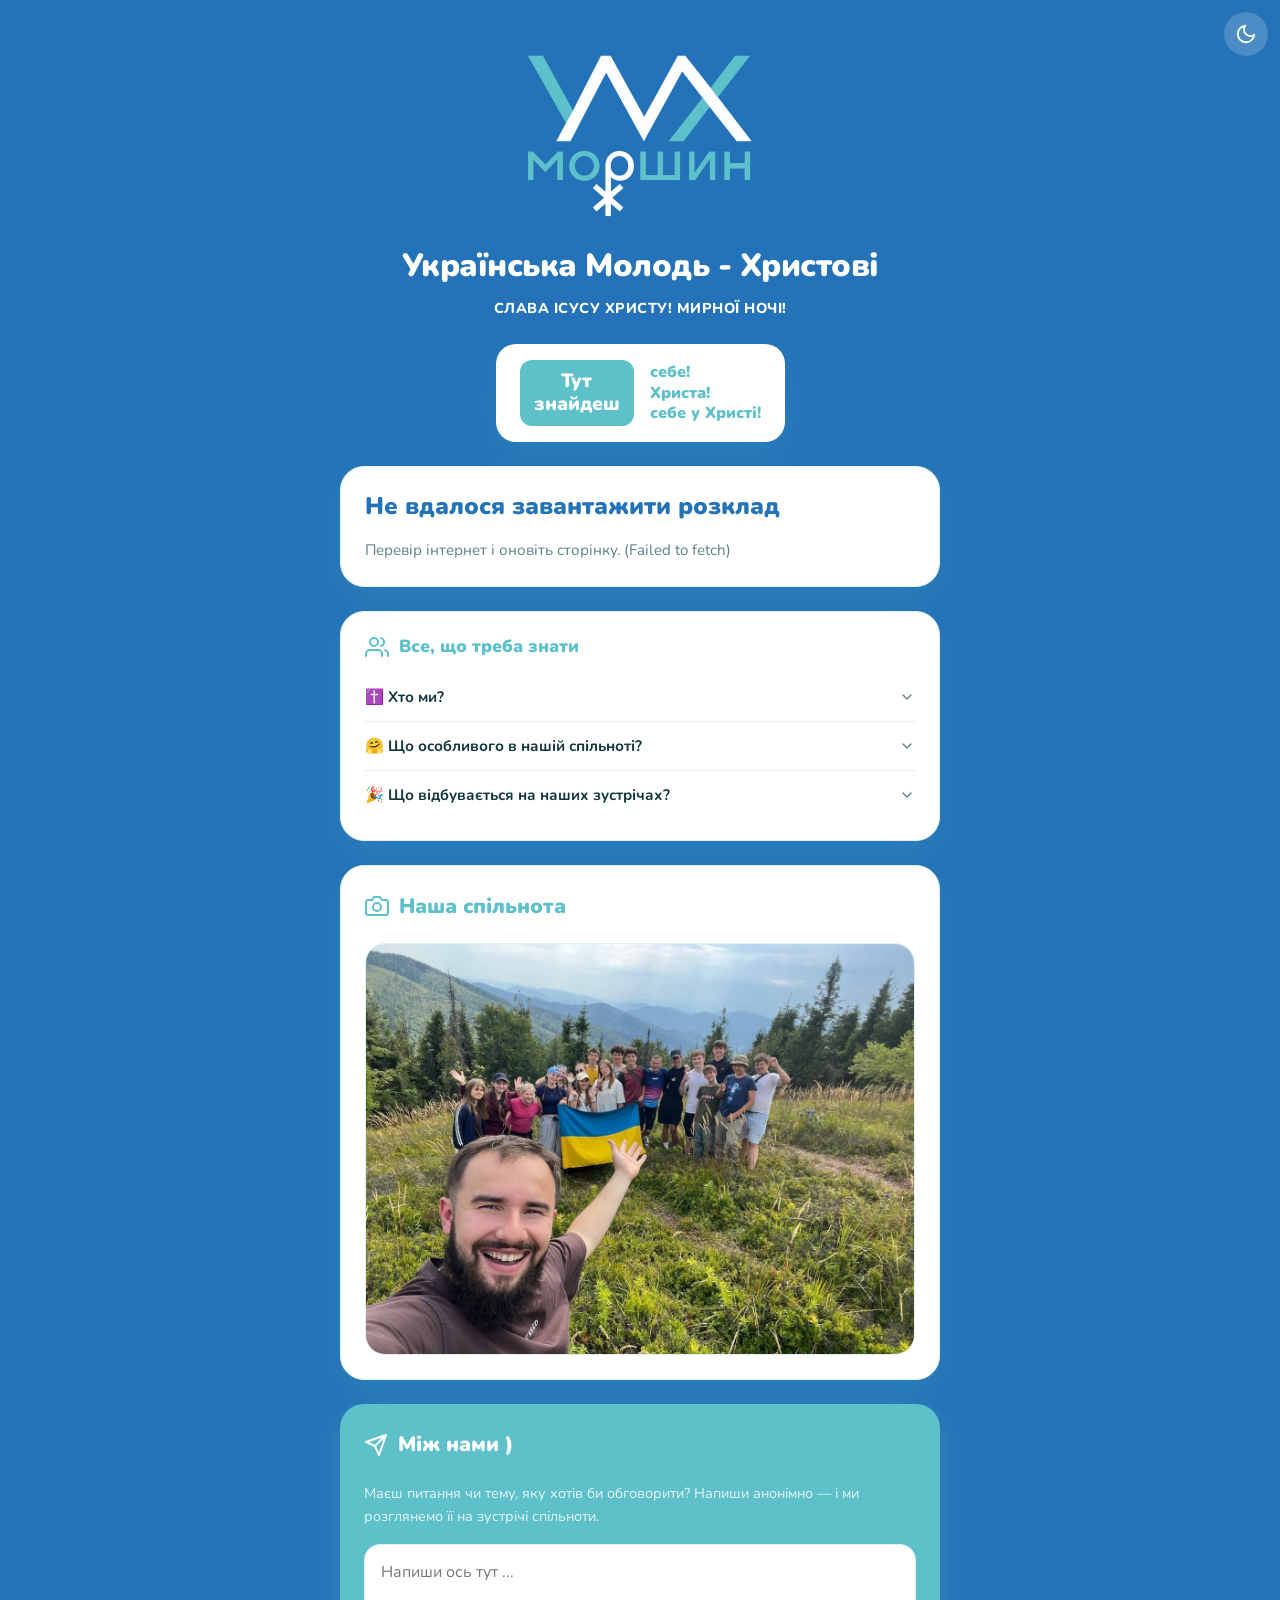
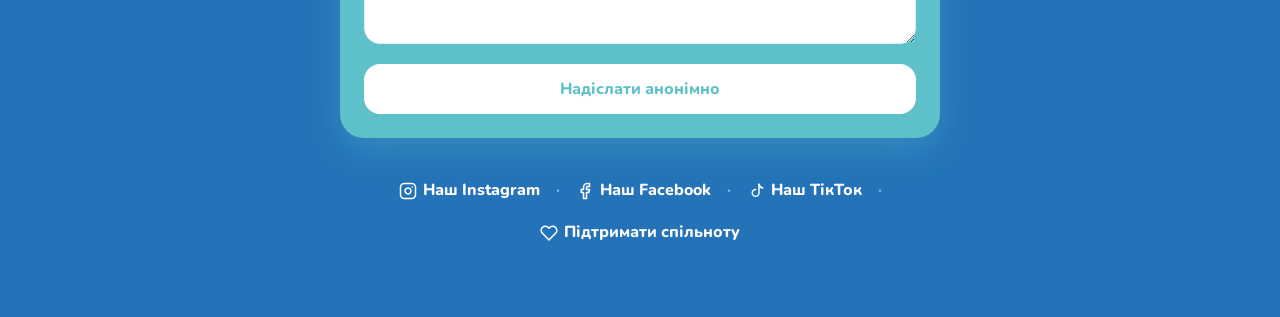
<file: index.html>
<!DOCTYPE html>
<html lang="uk">
<head>
  <meta charset="UTF-8">
  <meta name="viewport" content="width=device-width, initial-scale=1.0">
  <title>Українська Молодь - Христові | місто Моршин</title>
  <meta name="description" content="Молодіжна спільнота міста Моршин. Тут знайдеш себе, Христа, себе у Христі. Розклад зустрічей і молитовна скринька.">
  <meta name="theme-color" content="#2473B8">
  <meta property="og:type" content="website">
  <meta property="og:locale" content="uk_UA">
  <meta property="og:site_name" content="Українська Молодь - Христові">
  <meta property="og:title" content="Українська Молодь - Христові | Моршин">
  <meta property="og:description" content="Тут знайдеш себе! Христа! Себе у Христі! Розклад зустрічей молоді в Моршині.">
  <meta property="og:image" content="https://yu1h.github.io/umh-morshyn/images/og-image.jpg">
  <meta property="og:image:width" content="1200">
  <meta property="og:image:height" content="630">
  <meta name="twitter:card" content="summary_large_image">
  <link rel="icon" href="favicon.svg" type="image/svg+xml">
  <link rel="apple-touch-icon" href="images/apple-touch-icon.png">
  <link rel="manifest" href="manifest.webmanifest">
  <meta name="apple-mobile-web-app-title" content="УМХ Моршин">
  <noscript><style>#focus-skeleton{display:none}</style></noscript>
  <link rel="preconnect" href="https://fonts.googleapis.com">
  <link rel="preconnect" href="https://fonts.gstatic.com" crossorigin>
  <link href="https://fonts.googleapis.com/css2?family=Nunito:wght@500;600;700;800;900&display=swap&subset=cyrillic" rel="stylesheet">
  <script>try{var t=localStorage.getItem("umh-theme");if(!t&&matchMedia("(prefers-color-scheme: dark)").matches)t="dark";if(t)document.documentElement.dataset.theme=t;}catch(e){}</script>
  <link rel="stylesheet" href="style.css">
</head>
<body>
  <svg width="0" height="0" style="position:absolute" aria-hidden="true" focusable="false">
    <symbol id="i-calendar" viewBox="0 0 24 24"><rect x="3" y="4" width="18" height="18" rx="2"/><line x1="16" y1="2" x2="16" y2="6"/><line x1="8" y1="2" x2="8" y2="6"/><line x1="3" y1="10" x2="21" y2="10"/></symbol>
    <symbol id="i-clock" viewBox="0 0 24 24"><circle cx="12" cy="12" r="10"/><polyline points="12 6 12 12 16 14"/></symbol>
    <symbol id="i-pin" viewBox="0 0 24 24"><path d="M21 10c0 7-9 13-9 13s-9-6-9-13a9 9 0 0 1 18 0z"/><circle cx="12" cy="10" r="3"/></symbol>
    <symbol id="i-info" viewBox="0 0 24 24"><circle cx="12" cy="12" r="10"/><line x1="12" y1="16" x2="12" y2="12"/><line x1="12" y1="8" x2="12.01" y2="8"/></symbol>
    <symbol id="i-users" viewBox="0 0 24 24"><path d="M17 21v-2a4 4 0 0 0-4-4H5a4 4 0 0 0-4 4v2"/><circle cx="9" cy="7" r="4"/><path d="M23 21v-2a4 4 0 0 0-3-3.87"/><path d="M16 3.13a4 4 0 0 1 0 7.75"/></symbol>
    <symbol id="i-camera" viewBox="0 0 24 24"><path d="M23 19a2 2 0 0 1-2 2H3a2 2 0 0 1-2-2V8a2 2 0 0 1 2-2h4l2-3h6l2 3h4a2 2 0 0 1 2 2z"/><circle cx="12" cy="13" r="4"/></symbol>
    <symbol id="i-send" viewBox="0 0 24 24"><line x1="22" y1="2" x2="11" y2="13"/><polygon points="22 2 15 22 11 13 2 9 22 2"/></symbol>
    <symbol id="i-instagram" viewBox="0 0 24 24"><rect x="2" y="2" width="20" height="20" rx="5" ry="5"/><path d="M16 11.37A4 4 0 1 1 12.63 8 4 4 0 0 1 16 11.37z"/><line x1="17.5" y1="6.5" x2="17.51" y2="6.5"/></symbol>
    <symbol id="i-facebook" viewBox="0 0 24 24"><path d="M18 2h-3a5 5 0 0 0-5 5v3H7v4h3v8h4v-8h3l1-4h-4V7a1 1 0 0 1 1-1h3z"/></symbol>
    <symbol id="i-heart" viewBox="0 0 24 24"><path d="M20.84 4.61a5.5 5.5 0 0 0-7.78 0L12 5.67l-1.06-1.06a5.5 5.5 0 0 0-7.78 7.78l1.06 1.06L12 21.23l7.78-7.78 1.06-1.06a5.5 5.5 0 0 0 0-7.78z"/></symbol>
    <symbol id="i-moon" viewBox="0 0 24 24"><path d="M21 12.79A9 9 0 1 1 11.21 3 7 7 0 0 0 21 12.79z"/></symbol>
    <symbol id="i-sun" viewBox="0 0 24 24"><circle cx="12" cy="12" r="5"/><line x1="12" y1="1" x2="12" y2="3"/><line x1="12" y1="21" x2="12" y2="23"/><line x1="4.22" y1="4.22" x2="5.64" y2="5.64"/><line x1="18.36" y1="18.36" x2="19.78" y2="19.78"/><line x1="1" y1="12" x2="3" y2="12"/><line x1="21" y1="12" x2="23" y2="12"/><line x1="4.22" y1="19.78" x2="5.64" y2="18.36"/><line x1="18.36" y1="5.64" x2="19.78" y2="4.22"/></symbol>
    <symbol id="i-tiktok" viewBox="0 0 24 24"><path d="M16 3v11.5a4.5 4.5 0 1 1-4.5-4.5"/><path d="M16 3c.5 2.8 2.4 4.6 5 5"/></symbol>
    <symbol id="i-chevron" viewBox="0 0 24 24"><polyline points="6 9 12 15 18 9"/></symbol>
  </svg>

  <button type="button" id="theme-toggle" class="theme-toggle" aria-label="Увімкнути темну тему">
    <svg class="icon moon-icon" aria-hidden="true"><use href="#i-moon"/></svg>
    <svg class="icon sun-icon" aria-hidden="true"><use href="#i-sun"/></svg>
  </button>

  <main class="container">
    <header class="header">
      <div class="logo-wrap">
        <img src="images/logo.png" width="455" height="333" alt="Українська Молодь - Христові | місто Моршин" class="logo" onerror="this.style.display='none'">
      </div>
      <h1 class="brand-title">Українська Молодь - Христові</h1>
      <p class="greeting" id="greeting-text"></p>
      <div class="card slogan-card">
        <span class="slogan-badge">Тут<br>знайдеш</span>
        <div class="slogan-lines">
          <span class="slogan-accent">себе!</span>
          <span class="slogan-accent">Христа!</span>
          <span class="slogan-accent">себе у Христі!</span>
        </div>
      </div>
    </header>

    <section id="project-card" class="card project-card" hidden>
      <span id="project-badge" class="badge">Проєкт</span>
      <h2 id="project-title" class="project-title"></h2>
      <p id="project-desc" class="project-desc"></p>
      <a id="project-btn" href="#" target="_blank" rel="noopener" class="btn btn-project">Дізнатися більше</a>
    </section>

    <section class="card focus-card" id="focus-card">
      <div id="focus-skeleton" class="skeleton-wrapper" aria-hidden="true">
        <div class="skeleton skeleton-title"></div>
        <div class="skeleton skeleton-text"></div>
        <div class="skeleton skeleton-text short"></div>
      </div>

      <noscript>
        <h2 class="main-event-title">Розклад дивись в Instagram</h2>
        <p class="muted-text">Посилання знизу сторінки. Щоб розклад показувався тут, увімкни JavaScript.</p>
      </noscript>

      <div id="focus-content" hidden>
        <span id="today-badge" class="badge" hidden>Сьогодні!</span>
        <h2 id="next-title" class="main-event-title"></h2>
        <div id="event-details" class="event-details">
          <div class="meta-item">
            <svg class="icon meta-icon" aria-hidden="true"><use href="#i-clock"/></svg>
            <span id="next-timer" class="timer-text">Обчислюємо...</span>
          </div>
          <div class="meta-item">
            <svg class="icon meta-icon meta-icon-muted" aria-hidden="true"><use href="#i-pin"/></svg>
            <span id="next-loc" class="loc-text"></span>
          </div>
        </div>
        <div id="next-note-box" class="note-box" hidden>
          <svg class="icon note-icon" aria-hidden="true"><use href="#i-info"/></svg>
          <span id="next-note"></span>
        </div>
        <p id="next-empty" class="muted-text" hidden>Слідкуй за анонсами в <a id="empty-instagram" href="#" target="_blank" rel="noopener" class="inline-link">Instagram</a></p>
        <p id="next-error" class="muted-text" hidden>Перевір інтернет і оновіть сторінку.</p>
      </div>
    </section>

    <section class="card about-card" aria-labelledby="about-title">
      <h3 class="section-title" id="about-title">
        <svg class="icon title-icon" aria-hidden="true"><use href="#i-users"/></svg>
        Все, що треба знати
      </h3>
      <div class="about-list">
        <details name="about">
          <summary>✝️ Хто ми?<svg class="icon chevron" aria-hidden="true"><use href="#i-chevron"/></svg></summary>
          <p>Ми — молодіжна християнська спільнота УМХ Моршин, об'єднана вірою в Ісуса Христа та бажанням пізнавати Його краще. Ми прагнемо зростати духовно, ділитися Божою любов'ю та разом відкривати красу християнського життя.</p>
        </details>
        <details name="about">
          <summary>🤗 Що особливого в нашій спільноті?<svg class="icon chevron" aria-hidden="true"><use href="#i-chevron"/></svg></summary>
          <p>Особливість нашої спільноти — у людях, які її творять. Тут кожен може знайти своє місце, відчути підтримку, поділитися думками та бути собою. Ми цінуємо щирість, відкритість і дружбу, створюючи середовище, у якому ніхто не залишається осторонь.</p>
        </details>
        <details name="about">
          <summary>🎉 Що відбувається на наших зустрічах?<svg class="icon chevron" aria-hidden="true"><use href="#i-chevron"/></svg></summary>
          <p>Наші зустрічі — це не лише розмови, а й цікаві теми, спільні роздуми, ігри, молитви та різноманітні активності. Ми ділимося досвідом, обговорюємо важливі життєві питання, пробуємо щось нове та наповнюємо будні яскравими моментами.</p>
        </details>
      </div>
    </section>

    <section id="upcoming-card" class="card" hidden>
      <h3 class="section-title">
        <svg class="icon title-icon" aria-hidden="true"><use href="#i-calendar"/></svg>
        Заплановані події
      </h3>
      <button id="toggle-schedule-btn" class="btn btn-project toggle-btn" aria-expanded="false" aria-controls="schedule-wrap">Показати наступні зустрічі</button>
      <div id="schedule-wrap" class="schedule-wrap" inert>
        <div id="schedule-list" class="schedule-list"></div>
      </div>
    </section>

    <section class="card">
      <h3 class="section-title">
        <svg class="icon title-icon" aria-hidden="true"><use href="#i-camera"/></svg>
        Наша спільнота
      </h3>
      <div class="photo-grid">
        <img src="images/photo1.jpg" width="1200" height="900" loading="lazy" alt="Зустріч молоді УМХ у Моршині" onerror="this.onerror=null;this.src='https://placehold.co/1200x900/E0F0F2/5EC1CA?text=УМХ+Моршин'">
      </div>
    </section>

    <section class="card ask-card">
      <h3 class="section-title text-white">
        <svg class="icon title-icon" aria-hidden="true"><use href="#i-send"/></svg>
        Між нами )
      </h3>
      <p class="ask-desc">
        Маєш питання чи тему, яку хотів би обговорити? Напиши анонімно — і ми розглянемо її на зустрічі спільноти.
      </p>
      <form id="ask-form">
        <textarea id="ask-input" rows="3" maxlength="500" aria-label="Твоє питання або тема" placeholder="Напиши ось тут ..." required></textarea>
        <div class="hp" aria-hidden="true"><label>Не заповнюй це поле <input type="text" id="ask-website" name="website" tabindex="-1" autocomplete="off"></label></div>
        <button type="submit" id="ask-btn" class="btn btn-ask">Надіслати анонімно</button>
      </form>
      <div id="ask-status" class="form-status" aria-live="polite"></div>
    </section>

    <footer class="footer">
      <div class="footer-links">
        <a href="https://www.instagram.com/umh_morshyn" id="instagram-link" target="_blank" rel="noopener" class="footer-link">
          <svg class="icon link-icon" aria-hidden="true"><use href="#i-instagram"/></svg>Наш Instagram
        </a>
        <span class="divider" aria-hidden="true">·</span>
        <a href="https://www.facebook.com/ukrains.ka.molod.hristovi.morsin" target="_blank" rel="noopener" class="footer-link">
          <svg class="icon link-icon" aria-hidden="true"><use href="#i-facebook"/></svg>Наш Facebook
        </a>
        <span class="divider" aria-hidden="true">·</span>
        <a href="https://www.tiktok.com/@umh_morshyn" target="_blank" rel="noopener" class="footer-link">
          <svg class="icon link-icon" aria-hidden="true"><use href="#i-tiktok"/></svg>Наш ТікТок
        </a>
        <span class="divider" aria-hidden="true">·</span>
        <a href="404.html" target="_blank" rel="noopener" class="footer-link">
          <svg class="icon link-icon" aria-hidden="true"><use href="#i-heart"/></svg>Підтримати спільноту
        </a>
      </div>
    </footer>
  </main>
  <dialog id="secret-dialog" class="secret-dialog" aria-labelledby="secret-title">
    <h3 id="secret-title" class="secret-title">Введіть код</h3>
    <form id="secret-form">
      <input type="text" id="secret-input" class="secret-input" maxlength="40" autocomplete="off" autocapitalize="characters" spellcheck="false" aria-label="Код учасника" placeholder="Введи код" required>
      <button type="submit" id="secret-btn" class="btn btn-project">Перевірити</button>
    </form>
    <p id="secret-result" class="secret-result" aria-live="polite"></p>
    <button type="button" id="secret-close" class="btn btn-close">Закрити</button>
  </dialog>
  <script src="script.js"></script>
</body>
</html>
</file>
<file: style.css>
:root {
  --umh-cyan:   #5EC1CA;
  --umh-blue:   #2473B8;
  --bg-page:    var(--umh-blue);
  --card-bg:    #FFFFFF;
  --border-color: #E0F0F2;
  --text-main:  #11363C;
  --text-muted: #5C8187;
  --font-family: 'Nunito', -apple-system, BlinkMacSystemFont, "Segoe UI", Roboto, sans-serif;
  color-scheme: light;
  --surface-soft: #F6FBFB;
  --input-bg: #FFFFFF;
  --skeleton-a: #E6F5F6;
  --skeleton-b: #CDECEF;
  --ask-bg: var(--umh-cyan);
  --card-shadow: 0 12px 32px rgba(94, 193, 202, 0.15);
  --ask-shadow: 0 12px 32px rgba(94, 193, 202, 0.3);
}
:root[data-theme="dark"] {
  color-scheme: dark;
  --umh-blue: #6FB1F0;
  --bg-page: #0F2236;
  --card-bg: #172B40;
  --border-color: #264059;
  --text-main: #E6F1F3;
  --text-muted: #93B4BA;
  --surface-soft: #1D3650;
  --input-bg: #0F2236;
  --skeleton-a: #213B55;
  --skeleton-b: #2C4C6B;
  --ask-bg: #1D7A86;
  --card-shadow: 0 12px 32px rgba(0, 0, 0, 0.35);
  --ask-shadow: 0 12px 32px rgba(0, 0, 0, 0.35);
}
[hidden] { display: none !important; }
* { box-sizing: border-box; margin: 0; padding: 0; }
body {
  background-color: var(--bg-page);
  color: var(--text-main);
  font-family: var(--font-family);
  line-height: 1.6;
  padding: 32px 16px;
  display: flex;
  justify-content: center;
}
:focus-visible { outline: 3px solid var(--umh-blue); outline-offset: 3px; }
.ask-card :focus-visible, .footer :focus-visible { outline-color: #FFFFFF; }
.container { max-width: 600px; width: 100%; display: flex; flex-direction: column; gap: 24px; }
.card {
  background: var(--card-bg);
  border-radius: 24px;
  padding: 24px;
  border: 1px solid var(--border-color);
  box-shadow: var(--card-shadow);
}
.section-title { display: flex; align-items: center; gap: 10px; font-size: 1.3rem; font-weight: 900; color: var(--umh-cyan); margin-bottom: 20px; }
.icon { display: inline-block; fill: none; stroke: currentColor; stroke-width: 2; stroke-linecap: round; stroke-linejoin: round; flex-shrink: 0; }
.title-icon { width: 24px; height: 24px; }
.link-icon { width: 18px; height: 18px; margin-right: 6px; }
.list-icon { width: 14px; height: 14px; margin-right: 6px; }
.meta-icon { width: 22px; height: 22px; color: var(--umh-cyan); }
.note-icon { width: 18px; height: 18px; color: var(--text-muted); }
.meta-icon-muted { color: var(--text-muted); }
.muted-text { color: var(--text-muted); font-size: 0.95rem; }
.inline-link { color: var(--umh-blue); font-weight: 800; }
.text-white { color: #FFFFFF !important; }
.header { text-align: center; padding: 16px 0 0; }
.logo-wrap { touch-action: manipulation; width: 240px; max-width: 80%; min-height: 60px; margin: 0 auto 16px; }
.logo { display: block; width: 100%; height: auto; }
.brand-title { font-size: 2rem; font-weight: 900; color: #FFFFFF; letter-spacing: -0.5px; }
.greeting { font-size: 0.9rem; font-weight: 800; color: #FFFFFF; text-transform: uppercase; letter-spacing: 0.5px; margin-top: 6px; }
.slogan-card {
  display: inline-flex; flex-direction: row; align-items: center; justify-content: center; gap: 16px;
  padding: 16px 24px; border-radius: 20px; margin: 24px auto 0; max-width: 420px; border: none;
}
.slogan-badge { background: var(--umh-cyan); color: #FFFFFF; font-weight: 900; font-size: 1.2rem; padding: 10px 14px; border-radius: 12px; line-height: 1.2; text-align: center; }
.slogan-lines { display: flex; flex-direction: column; text-align: left; font-size: 1rem; font-weight: 900; color: var(--text-main); line-height: 1.3; }
.slogan-accent { color: var(--umh-cyan); }
.main-event-title { font-size: 1.5rem; font-weight: 900; color: var(--umh-blue); margin-bottom: 16px; line-height: 1.3; }
.event-details { display: flex; flex-direction: column; gap: 12px; font-size: 1rem; }
.meta-item { display: flex; align-items: center; gap: 12px; }
.loc-text { font-weight: 800; color: var(--text-muted); }
.timer-text { font-weight: 800; color: var(--umh-cyan); }
.note-box {
  display: flex; align-items: center; gap: 12px; background: var(--surface-soft); padding: 12px 16px; border-radius: 12px;
  border: 1px solid var(--border-color); font-size: 0.9rem; margin-top: 16px; color: var(--text-muted); font-weight: 600;
}
.about-card { padding: 20px 24px; }
.about-card .section-title { font-size: 1.1rem; margin-bottom: 12px; }
.about-list { display: flex; flex-direction: column; }
.about-list details { border-top: 1px solid var(--border-color); }
.about-list details:first-child { border-top: none; }
.about-list summary { display: flex; align-items: center; justify-content: space-between; gap: 12px; padding: 12px 0; cursor: pointer; list-style: none; font-size: 0.95rem; font-weight: 700; color: var(--text-main); }
.about-list summary::-webkit-details-marker { display: none; }
.chevron { width: 16px; height: 16px; color: var(--text-muted); transition: transform 0.2s ease; }
.about-list details[open] .chevron { transform: rotate(180deg); }
.about-list p { padding: 0 0 12px; font-size: 0.9rem; color: var(--text-muted); }
.badge { display: inline-block; padding: 6px 12px; background: var(--umh-cyan); color: #FFFFFF; font-size: 0.75rem; font-weight: 800; border-radius: 12px; text-transform: uppercase; margin-bottom: 12px; }
.toggle-btn { margin-bottom: 16px; }
.schedule-wrap { max-height: 0; overflow: hidden; transition: max-height 0.4s ease; }
.schedule-wrap.open { max-height: 600px; }
.schedule-list { display: flex; flex-direction: column; }
.schedule-item { padding: 16px 0; border-bottom: 1px solid var(--border-color); }
.schedule-item:last-child { border-bottom: none; padding-bottom: 0; }
.item-when { font-size: 0.85rem; color: var(--umh-cyan); font-weight: 800; display: flex; align-items: center; }
.item-title { font-weight: 800; font-size: 1.05rem; margin: 6px 0; color: var(--umh-blue); }
.item-loc { font-size: 0.9rem; color: var(--text-muted); display: flex; align-items: center; }
.photo-grid { display: grid; grid-auto-flow: column; grid-auto-columns: 1fr; gap: 16px; }
.photo-grid img { width: 100%; height: auto; aspect-ratio: 3 / 4; object-fit: cover; border-radius: 20px; border: 1px solid var(--border-color); }
.photo-grid img:only-child { aspect-ratio: 4 / 3; }
.skeleton-wrapper { display: flex; flex-direction: column; gap: 12px; width: 100%; }
.skeleton { background: var(--skeleton-a); border-radius: 8px; animation: pulse 1.5s infinite ease-in-out; }
.skeleton-title { height: 28px; width: 80%; }
.skeleton-text { height: 16px; width: 100%; }
.skeleton.short { width: 50%; }
@keyframes pulse {
  0% { background-color: var(--skeleton-a); }
  50% { background-color: var(--skeleton-b); }
  100% { background-color: var(--skeleton-a); }
}
.ask-card { background: var(--ask-bg); border: none; box-shadow: var(--ask-shadow); }
.ask-desc { color: rgba(255,255,255,0.85); font-size: 0.9rem; margin-bottom: 16px; }
.ask-note { color: rgba(255,255,255,0.85); font-size: 0.8rem; margin-top: 12px; text-align: center; }
textarea { width: 100%; padding: 16px; border: 1px solid var(--border-color); background: var(--input-bg); color: var(--text-main); border-radius: 16px; resize: vertical; font-family: var(--font-family); font-size: 1rem; }
textarea:focus { border-color: var(--umh-cyan); }
.hp { position: absolute; left: -9999px; width: 1px; height: 1px; overflow: hidden; }
.form-status { font-size: 0.95rem; text-align: center; font-weight: 700; color: #FFFFFF; }
.form-status:not(:empty) { margin-top: 12px; }
.btn { display: inline-block; width: 100%; text-align: center; padding: 14px 20px; border-radius: 16px; font-weight: 800; font-size: 1rem; text-decoration: none; cursor: pointer; border: none; font-family: var(--font-family); transition: transform 0.2s ease, opacity 0.2s ease; }
.btn:disabled { opacity: 0.7; cursor: default; }
.btn:active { transform: scale(0.98); }
@media (hover: hover) {
  .btn:not(:disabled):hover { transform: translateY(-2px); }
}
.btn-ask { background: #FFFFFF; color: var(--umh-cyan); margin-top: 12px; }
.btn-project { background: var(--umh-cyan); color: #FFFFFF; }
.project-title { font-size: 1.3rem; font-weight: 800; color: var(--umh-blue); margin-bottom: 8px; }
.project-desc { color: var(--text-muted); font-size: 0.95rem; margin-bottom: 16px; }
.footer { text-align: center; padding: 16px 0 40px; }
.footer-links { display: flex; justify-content: center; align-items: center; gap: 16px; flex-wrap: wrap; }
.footer-link { display: flex; align-items: center; color: #FFFFFF; text-decoration: none; font-size: 1rem; font-weight: 800; }
.footer-link:hover { text-decoration: underline; }
.divider { color: #FFFFFF; font-weight: 700; opacity: 0.5; }
.secret-dialog { margin: auto; width: min(90vw, 380px); border: none; border-radius: 24px; padding: 24px; background: var(--card-bg); color: var(--text-main); font-family: var(--font-family); }
.secret-dialog::backdrop { background: rgba(17, 54, 60, 0.6); }
.secret-title { font-size: 1.2rem; font-weight: 900; color: var(--umh-blue); margin-bottom: 16px; }
.secret-input { background: var(--input-bg); width: 100%; padding: 14px 16px; border: 1px solid var(--border-color); border-radius: 16px; font-family: var(--font-family); font-size: 1rem; text-transform: uppercase; margin-bottom: 12px; color: var(--text-main); }
.secret-input:focus { border-color: var(--umh-cyan); }
.secret-result { font-size: 0.95rem; font-weight: 700; color: var(--umh-blue); margin: 12px 0; white-space: pre-line; }
.secret-result:empty { display: none; }
.btn-close { background: none; color: var(--text-muted); margin-top: 4px; }
.focus-card.is-today { border-color: var(--umh-cyan); box-shadow: 0 0 0 2px var(--umh-cyan), var(--card-shadow); }
.theme-toggle { position: fixed; top: calc(12px + env(safe-area-inset-top, 0px)); right: 12px; z-index: 10; width: 44px; height: 44px; display: flex; align-items: center; justify-content: center; border: none; border-radius: 50%; background: rgba(255, 255, 255, 0.18); color: #FFFFFF; cursor: pointer; }
.theme-toggle .icon { width: 22px; height: 22px; }
.theme-toggle .sun-icon { display: none; }
:root[data-theme="dark"] .theme-toggle .moon-icon { display: none; }
:root[data-theme="dark"] .theme-toggle .sun-icon { display: inline-block; }
@media (hover: hover) {
  .theme-toggle:hover { background: rgba(255, 255, 255, 0.3); }
}
@media (prefers-reduced-motion: reduce) {
  *, *::before, *::after { animation: none !important; transition: none !important; scroll-behavior: auto !important; }
}
</file>
